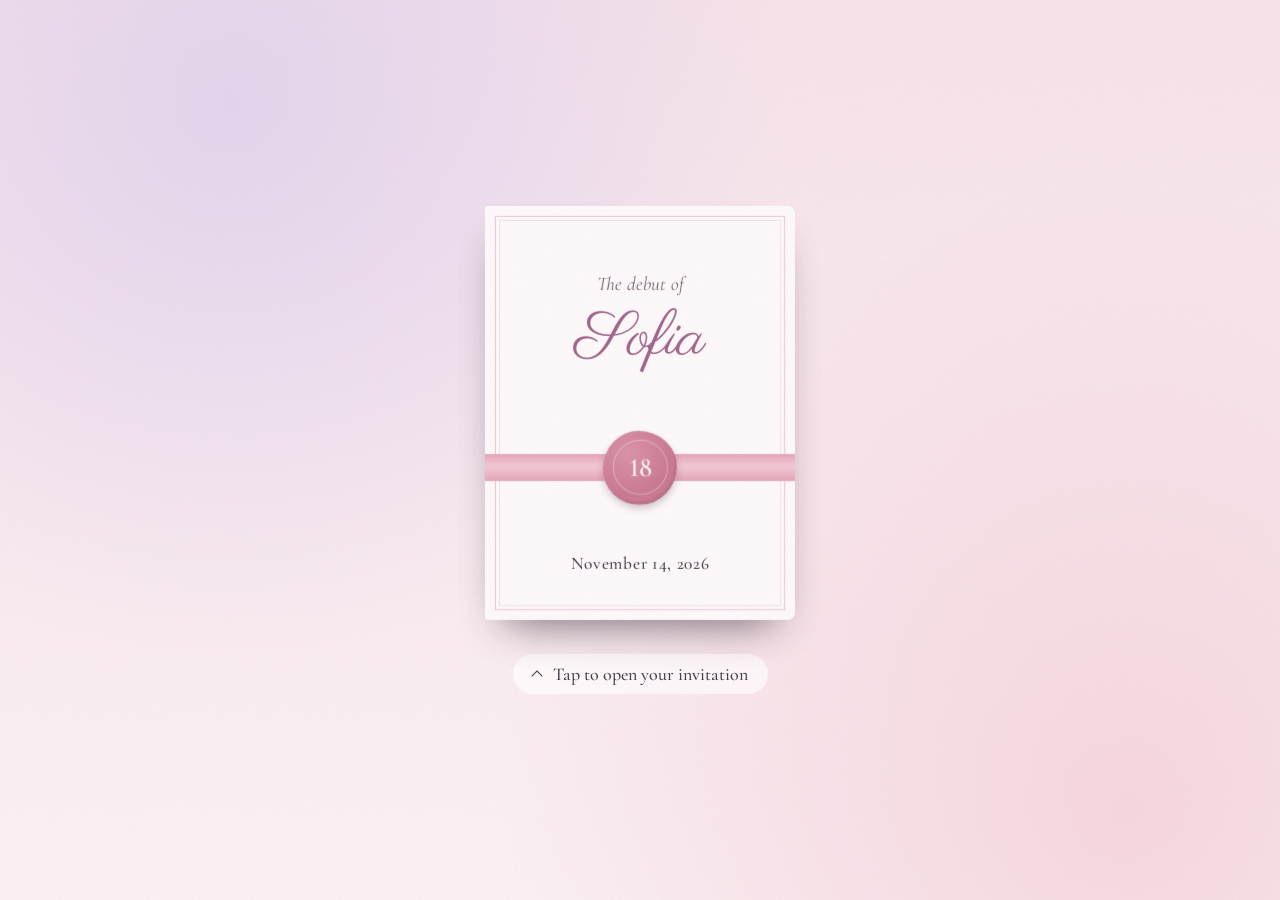
<file: index.html>
<!DOCTYPE html>
<html lang="en">
<head>
<meta charset="UTF-8">
<meta name="viewport" content="width=device-width, initial-scale=1">
<title>You're invited to Sofia's debut</title>
<meta name="description" content="Tap the card to open your invitation to Sofia's 18th birthday.">
<meta property="og:title" content="You're invited to Sofia's debut">
<meta property="og:description" content="Tap to open your invitation.">
<meta name="theme-color" content="#F8E3EA">
<link rel="preconnect" href="https://fonts.googleapis.com">
<link rel="preconnect" href="https://fonts.gstatic.com" crossorigin>
<link rel="stylesheet" href="https://fonts.googleapis.com/css2?family=Cormorant+Garamond:ital,wght@0,400;0,500;0,600;1,400;1,500&family=Parisienne&display=swap">
<link rel="prefetch" href="invitation.html">
<style>
:root {
  --blush: #F8E3EA;
  --blush-soft: #FCF2F5;
  --rose: #D4879E;
  --seal: #C97A91;
  --mauve: #A0678A;
  --lavender: #E3D8F1;
  --plum: #4B3B4A;
  --plum-soft: #7A6576;
  --pearl: #FFFBFC;
  --script: "Parisienne", "Snell Roundhand", cursive;
  --serif: "Cormorant Garamond", Garamond, Georgia, serif;
  --grain: url("data:image/svg+xml,%3Csvg xmlns='http://www.w3.org/2000/svg' width='180' height='180'%3E%3Cfilter id='g'%3E%3CfeTurbulence type='fractalNoise' baseFrequency='.85' numOctaves='3' stitchTiles='stitch'/%3E%3CfeColorMatrix values='0 0 0 0 .3 0 0 0 0 .23 0 0 0 0 .29 0 0 0 .06 0'/%3E%3C/filter%3E%3Crect width='100%25' height='100%25' filter='url(%23g)'/%3E%3C/svg%3E");
}

* {
  box-sizing: border-box;
  margin: 0;
}

html {
  height: 100%;
  background: var(--blush-soft);
}

body {
  min-height: 100vh;
  min-height: 100svh;
  display: grid;
  place-items: center;
  overflow: hidden;
  font-family: var(--serif);
  color: var(--plum);
  background:
    radial-gradient(circle at 18% 12%, rgba(217, 205, 236, .7), transparent 42%),
    radial-gradient(circle at 88% 90%, rgba(242, 196, 208, .6), transparent 45%),
    var(--grain),
    linear-gradient(var(--blush), var(--blush-soft));
  transition: opacity .5s ease;
}

body.leaving {
  opacity: 0;
}

.stage {
  display: grid;
  justify-items: center;
  gap: 34px;
  padding: 24px 16px;
  perspective: 1600px;
}

.card {
  --w: min(76vw, 310px, 54vh);
  --s: 1;
  position: relative;
  width: var(--w);
  aspect-ratio: 3 / 4;
  padding: 0;
  border: 0;
  background: none;
  font: inherit;
  color: inherit;
  cursor: pointer;
  transform-style: preserve-3d;
  transition: transform .9s cubic-bezier(.3, .7, .2, 1);
  -webkit-tap-highlight-color: transparent;
}

.card:focus-visible {
  outline: 1px solid var(--rose);
  outline-offset: 12px;
}

.card.is-open {
  transform: translateX(calc(50% * var(--s))) scale(var(--s));
}

.inside,
.cover,
.face {
  position: absolute;
  inset: 0;
  border-radius: 3px 8px 8px 3px;
}

.inside {
  background: var(--grain), #FBEFF3;
  box-shadow: 0 22px 40px -22px rgba(75, 59, 74, .45);
}

.note {
  position: absolute;
  left: 14%;
  right: 14%;
  top: 26%;
  height: 62%;
  padding: 14% 10% 0;
  border: 1px solid rgba(212, 135, 158, .35);
  background: var(--pearl);
  box-shadow: 0 8px 18px -12px rgba(75, 59, 74, .35);
  text-align: center;
  transition: transform .8s cubic-bezier(.3, 1.2, .4, 1);
}

.card.note-out .note {
  transform: translateY(-36%);
}

.note-text {
  display: block;
  font-family: var(--script);
  font-size: calc(var(--w) * .1);
  line-height: 1.2;
  color: var(--mauve);
}

.note-line {
  display: block;
  width: 40%;
  height: 1px;
  margin: 10% auto 0;
  background: var(--rose);
  opacity: .6;
}

.pocket {
  position: absolute;
  left: 0;
  right: 0;
  bottom: 0;
  height: 48%;
  border-radius: 0 0 8px 3px;
  background: var(--grain), var(--lavender);
}

.pocket::before {
  content: "";
  position: absolute;
  left: 10px;
  right: 10px;
  top: 12px;
  border-top: 1px solid rgba(255, 255, 255, .8);
}

.cover {
  transform-origin: left center;
  transform-style: preserve-3d;
  transform: translateZ(1px);
  transition: transform 1.1s cubic-bezier(.45, .05, .2, 1);
}

.card.is-open .cover {
  transform: translateZ(1px) rotateY(-172deg);
}

@media (hover: hover) {
  .card:not(.is-open):hover .cover {
    transform: translateZ(1px) rotateY(-10deg);
  }
}

.face {
  -webkit-backface-visibility: hidden;
  backface-visibility: hidden;
}

.front {
  background: var(--grain), var(--pearl);
  box-shadow: 0 22px 40px -22px rgba(75, 59, 74, .5);
}

.front::before,
.front::after,
.back::before {
  content: "";
  position: absolute;
  border: 1px solid rgba(212, 135, 158, .45);
  pointer-events: none;
}

.front::before,
.back::before {
  inset: 10px;
}

.front::after {
  inset: 14px;
  border-color: rgba(212, 135, 158, .22);
}

.front-kicker,
.front-name,
.front-date {
  position: absolute;
  left: 0;
  right: 0;
  text-align: center;
}

.front-kicker {
  top: 16%;
  font-size: calc(var(--w) * .062);
  font-style: italic;
  color: var(--plum-soft);
}

.front-name {
  top: 23%;
  font-family: var(--script);
  font-size: calc(var(--w) * .2);
  line-height: 1.25;
  color: var(--mauve);
}

.front-date {
  bottom: 11%;
  font-size: calc(var(--w) * .056);
  font-weight: 500;
  letter-spacing: .04em;
}

.ribbon {
  position: absolute;
  z-index: 1;
  top: 60%;
  width: 50%;
  height: calc(var(--w) * .085);
  background: linear-gradient(#E3A5B7, #F2C8D4 45%, #E3A5B7);
  transition: translate .5s ease, opacity .4s ease;
}

.ribbon-left {
  left: 0;
}

.ribbon-right {
  right: 0;
}

.seal {
  position: absolute;
  z-index: 2;
  left: 50%;
  top: calc(60% + var(--w) * .0425);
  display: grid;
  place-items: center;
  width: calc(var(--w) * .24);
  aspect-ratio: 1;
  translate: -50% -50%;
  border-radius: 48% 52% 50% 50% / 52% 48% 52% 48%;
  font-size: calc(var(--w) * .085);
  font-weight: 600;
  color: #FBEFF2;
  font-variant-numeric: lining-nums;
  background: radial-gradient(circle at 35% 30%, #D994A8, var(--seal) 60%);
  box-shadow: inset -2px -3px 0 rgba(75, 59, 74, .12), 0 4px 10px -2px rgba(75, 59, 74, .35);
  transition: scale .45s ease, opacity .4s ease;
}

.seal::before {
  content: "";
  position: absolute;
  inset: 13%;
  border: 1.5px solid rgba(255, 255, 255, .35);
  border-radius: 50%;
}

.card.untie .ribbon-left {
  translate: -45% 0;
  opacity: 0;
}

.card.untie .ribbon-right {
  translate: 45% 0;
  opacity: 0;
}

.card.untie .seal {
  scale: .7;
  opacity: 0;
}

.back {
  display: grid;
  place-content: center;
  gap: 8px;
  text-align: center;
  transform: rotateY(180deg);
  background: var(--grain), #F4EDF8;
}

.back-kicker {
  font-size: calc(var(--w) * .06);
  font-style: italic;
  color: var(--plum-soft);
}

.back-date {
  font-size: calc(var(--w) * .075);
  font-weight: 500;
}

.hint {
  display: flex;
  align-items: center;
  gap: 12px;
  padding: 9px 20px;
  border-radius: 999px;
  font-size: 18px;
  font-weight: 500;
  background: rgba(255, 255, 255, .6);
  transition: opacity .3s ease;
}

.hint-arrow {
  width: 8px;
  height: 8px;
  border-left: 1.5px solid var(--plum);
  border-top: 1.5px solid var(--plum);
  rotate: 45deg;
  translate: 0 2px;
}

body.opening .hint {
  opacity: 0;
}

@media (prefers-reduced-motion: reduce) {
  .card,
  .cover,
  .note,
  .ribbon,
  .seal,
  body {
    transition: none;
  }
}
</style>
</head>
<body>
<main class="stage">
  <button class="card" id="card" type="button" aria-label="Open Sofia's debut invitation">
    <span class="inside" aria-hidden="true">
      <span class="note">
        <span class="note-text">You are invited</span>
        <span class="note-line"></span>
      </span>
      <span class="pocket"></span>
    </span>
    <span class="cover" aria-hidden="true">
      <span class="face front">
        <span class="front-kicker">The debut of</span>
        <span class="front-name">Sofia</span>
        <span class="ribbon ribbon-left"></span>
        <span class="ribbon ribbon-right"></span>
        <span class="seal">18</span>
        <span class="front-date">November 14, 2026</span>
      </span>
      <span class="face back">
        <span class="back-kicker">Save the date</span>
        <span class="back-date">Saturday, November 14</span>
      </span>
    </span>
  </button>
  <p class="hint"><span class="hint-arrow" aria-hidden="true"></span>Tap to open your invitation</p>
</main>

<script>
const card = document.getElementById("card");
const reduceMotion = window.matchMedia("(prefers-reduced-motion: reduce)").matches;
const wait = (ms) => new Promise((resolve) => setTimeout(resolve, ms));

function fitScale() {
  const room = window.innerWidth * 0.92;
  return Math.min(1, room / (card.offsetWidth * 2));
}

async function openCard() {
  if (card.classList.contains("untie")) return;

  card.style.setProperty("--s", fitScale().toFixed(3));
  card.classList.add("untie");
  document.body.classList.add("opening");

  if (!reduceMotion) {
    await wait(420);
    card.classList.add("is-open");
    await wait(850);
    card.classList.add("note-out");
    await wait(1200);
  }

  document.body.classList.add("leaving");
  await wait(reduceMotion ? 50 : 500);
  window.location.href = "invitation.html";
}

card.addEventListener("click", openCard);

window.addEventListener("pageshow", (event) => {
  if (!event.persisted) return;
  document.body.classList.remove("opening", "leaving");
  card.classList.remove("untie", "is-open", "note-out");
});
</script>
</body>
</html>
</file>
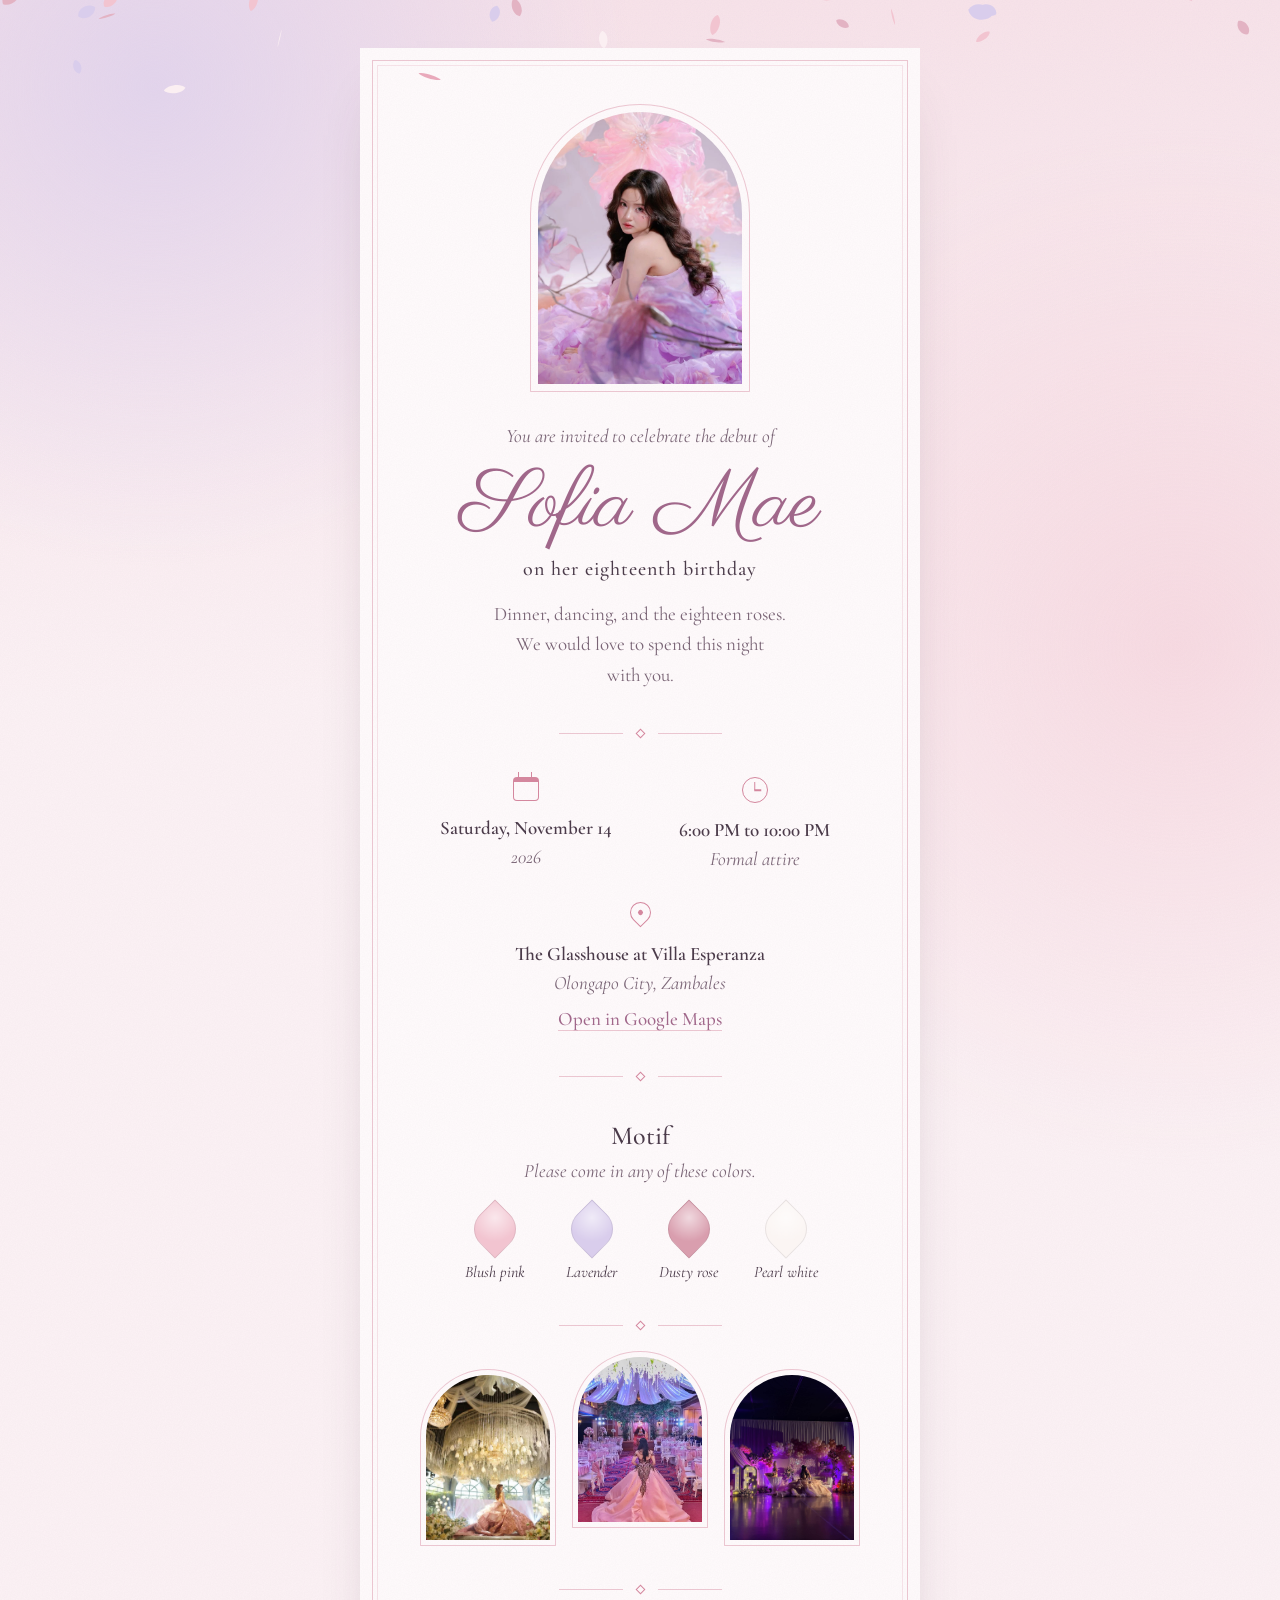
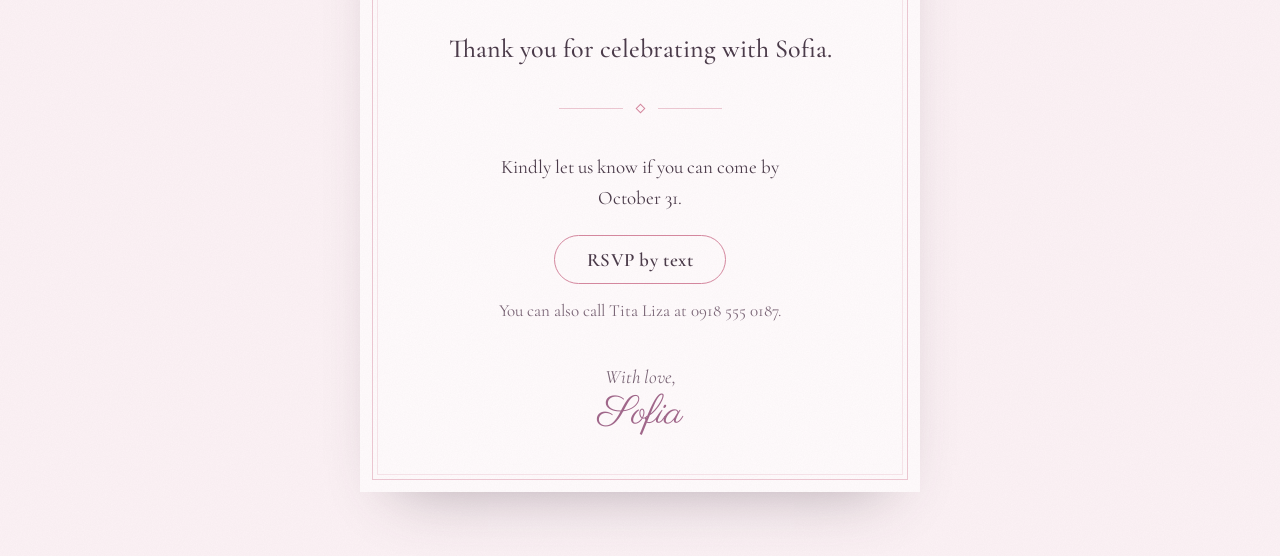
<file: invitation.html>
<!DOCTYPE html>
<html lang="en">
<head>
<meta charset="UTF-8">
<meta name="viewport" content="width=device-width, initial-scale=1">
<title>Sofia's debut</title>
<meta name="description" content="Details, motif, and countdown for Sofia's 18th birthday.">
<meta name="theme-color" content="#F8E3EA">
<link rel="preconnect" href="https://fonts.googleapis.com">
<link rel="preconnect" href="https://fonts.gstatic.com" crossorigin>
<link rel="stylesheet" href="https://fonts.googleapis.com/css2?family=Cormorant+Garamond:ital,wght@0,400;0,500;0,600;1,400;1,500&family=Parisienne&display=swap">
<style>
:root {
  --blush: #F8E3EA;
  --blush-soft: #FCF2F5;
  --rose: #D4879E;
  --line: rgba(212, 135, 158, .45);
  --mauve: #A0678A;
  --plum: #4B3B4A;
  --plum-soft: #7A6576;
  --pearl: #FFFBFC;
  --script: "Parisienne", "Snell Roundhand", cursive;
  --serif: "Cormorant Garamond", Garamond, Georgia, serif;
  --grain: url("data:image/svg+xml,%3Csvg xmlns='http://www.w3.org/2000/svg' width='180' height='180'%3E%3Cfilter id='g'%3E%3CfeTurbulence type='fractalNoise' baseFrequency='.85' numOctaves='3' stitchTiles='stitch'/%3E%3CfeColorMatrix values='0 0 0 0 .3 0 0 0 0 .23 0 0 0 0 .29 0 0 0 .05 0'/%3E%3C/filter%3E%3Crect width='100%25' height='100%25' filter='url(%23g)'/%3E%3C/svg%3E");
}

* {
  box-sizing: border-box;
  margin: 0;
}

[hidden] {
  display: none !important;
}

html {
  background: var(--blush-soft);
}

body {
  min-height: 100vh;
  padding: 48px 14px 64px;
  overflow-x: hidden;
  font-family: var(--serif);
  font-size: 19px;
  color: var(--plum);
  background:
    radial-gradient(circle at 12% 4%, rgba(217, 205, 236, .7), transparent 480px),
    radial-gradient(circle at 92% 30%, rgba(242, 196, 208, .5), transparent 520px),
    var(--grain),
    linear-gradient(var(--blush), var(--blush-soft) 700px);
  animation: page-in .6s ease both;
}

@keyframes page-in {
  from {
    opacity: 0;
  }
}

.sr-only {
  position: absolute;
  width: 1px;
  height: 1px;
  overflow: hidden;
  clip-path: inset(50%);
  white-space: nowrap;
}

.sheet {
  position: relative;
  max-width: 560px;
  margin: 0 auto;
  padding: 56px clamp(26px, 7vw, 60px) 52px;
  text-align: center;
  background: var(--grain), var(--pearl);
  box-shadow: 0 30px 60px -36px rgba(75, 59, 74, .45);
}

.sheet::before,
.sheet::after {
  content: "";
  position: absolute;
  pointer-events: none;
  border: 1px solid var(--line);
}

.sheet::before {
  inset: 12px;
}

.sheet::after {
  inset: 17px;
  border-color: rgba(212, 135, 158, .2);
}

.arch {
  padding: 7px;
  border: 1px solid var(--line);
  border-radius: 999px 999px 6px 6px;
}

.shot {
  display: grid;
  place-items: center;
  aspect-ratio: 3 / 4;
  overflow: hidden;
  border-radius: 999px 999px 3px 3px;
  background: linear-gradient(160deg, #F6E1E8, #ECE3F5);
}

.shot img {
  display: block;
  width: 100%;
  height: 100%;
  object-fit: cover;
}

.portrait {
  width: min(220px, 62%);
  margin: 0 auto;
}

.lead {
  margin-top: 30px;
  font-size: 19px;
  font-style: italic;
  line-height: 1.5;
  color: var(--plum-soft);
}

.name {
  margin-top: 6px;
  font-family: var(--script);
  font-size: clamp(54px, 15vw, 82px);
  font-weight: 400;
  line-height: 1.2;
  color: var(--mauve);
}

.occasion {
  margin-top: 2px;
  font-size: 20px;
  font-weight: 500;
  letter-spacing: .05em;
}

.message {
  max-width: 34ch;
  text-wrap: pretty;
  margin: 18px auto 0;
  line-height: 1.6;
  color: var(--plum-soft);
}

.flourish {
  display: flex;
  align-items: center;
  justify-content: center;
  gap: 14px;
  margin: 40px 0;
}

.flourish::before,
.flourish::after {
  content: "";
  width: 64px;
  height: 1px;
  background: var(--line);
}

.flourish span {
  width: 7px;
  height: 7px;
  border: 1px solid var(--rose);
  rotate: 45deg;
}

.h2 {
  font-size: 26px;
  font-weight: 500;
  line-height: 1.25;
}

.note {
  margin-top: 6px;
  font-style: italic;
  color: var(--plum-soft);
}

.details {
  display: grid;
  grid-template-columns: repeat(2, minmax(0, 1fr));
  gap: 30px 18px;
  padding: 0;
  list-style: none;
}

.details li {
  display: grid;
  justify-items: center;
  align-content: start;
  gap: 14px;
}

.details .venue {
  grid-column: 1 / -1;
}

.details p {
  display: grid;
  gap: 2px;
  line-height: 1.4;
}

.details strong {
  font-weight: 600;
}

.sub {
  font-style: italic;
  color: var(--plum-soft);
}

.map-link {
  justify-self: center;
  margin-top: 8px;
  font-weight: 500;
  color: var(--mauve);
  text-decoration: underline;
  text-decoration-color: var(--line);
  text-underline-offset: 5px;
}

.i-cal {
  position: relative;
  width: 26px;
  height: 24px;
  border: 1.5px solid var(--rose);
  border-top-width: 5px;
  border-radius: 4px;
}

.i-cal::before {
  content: "";
  position: absolute;
  top: -10px;
  left: 4px;
  width: 1.5px;
  height: 6px;
  background: var(--rose);
  box-shadow: 13px 0 0 var(--rose);
}

.i-clock {
  position: relative;
  width: 26px;
  height: 26px;
  border: 1.5px solid var(--rose);
  border-radius: 50%;
}

.i-clock::before,
.i-clock::after {
  content: "";
  position: absolute;
  left: 50%;
  top: 50%;
  background: var(--rose);
}

.i-clock::before {
  width: 1.5px;
  height: 8px;
  translate: -50% -100%;
}

.i-clock::after {
  width: 7px;
  height: 1.5px;
  translate: -.75px -50%;
}

.i-pin {
  position: relative;
  width: 21px;
  height: 21px;
  margin-bottom: 4px;
  border: 1.5px solid var(--rose);
  border-radius: 50% 50% 50% 0;
  rotate: -45deg;
}

.i-pin::after {
  content: "";
  position: absolute;
  inset: 0;
  width: 5px;
  height: 5px;
  margin: auto;
  border-radius: 50%;
  background: var(--rose);
}

.i-camera {
  position: relative;
  width: 30px;
  height: 22px;
  margin-top: 6px;
  border: 1.5px solid var(--rose);
  border-radius: 5px;
}

.i-camera::before {
  content: "";
  position: absolute;
  top: -7px;
  left: 6px;
  width: 9px;
  height: 5px;
  border: 1.5px solid var(--rose);
  border-bottom: 0;
  border-radius: 2px 2px 0 0;
}

.i-camera::after {
  content: "";
  position: absolute;
  inset: 0;
  width: 10px;
  height: 10px;
  margin: auto;
  border: 1.5px solid var(--rose);
  border-radius: 50%;
}

.swatches {
  display: grid;
  grid-template-columns: repeat(4, minmax(0, 1fr));
  gap: 8px;
  max-width: 380px;
  margin: 26px auto 0;
  padding: 0;
  list-style: none;
}

.swatches li {
  display: grid;
  justify-items: center;
  align-content: start;
  gap: 12px;
}

.swatch {
  width: 42px;
  height: 42px;
  border: 1px solid rgba(75, 59, 74, .1);
  border-radius: 0 50%;
  rotate: 45deg;
  background: radial-gradient(circle at 30% 30%, rgba(255, 255, 255, .6), transparent 60%), var(--c);
}

.swatch-name {
  font-size: 16px;
  font-style: italic;
  line-height: 1.25;
}

.gallery {
  display: grid;
  grid-template-columns: repeat(3, minmax(0, 1fr));
  align-items: end;
  gap: clamp(8px, 3vw, 16px);
}

.gallery .arch {
  padding: 5px;
}

.gallery .arch:nth-child(2) {
  translate: 0 -18px;
}

.countdown {
  display: grid;
  grid-template-columns: repeat(4, minmax(0, 1fr));
  max-width: 400px;
  margin: 24px auto 0;
}

.unit {
  display: grid;
  gap: 2px;
}

.unit + .unit {
  border-left: 1px solid var(--line);
}

.unit-num {
  font-size: clamp(34px, 9vw, 46px);
  font-weight: 500;
  line-height: 1.1;
  font-variant-numeric: lining-nums tabular-nums;
}

.unit-label {
  font-size: 15px;
  font-style: italic;
  color: var(--plum-soft);
}

.rsvp-text {
  max-width: 32ch;
  margin: 0 auto;
  line-height: 1.6;
}

.btn {
  display: inline-block;
  margin-top: 22px;
  padding: 12px 32px;
  border: 1px solid var(--rose);
  border-radius: 999px;
  font-size: 19px;
  font-weight: 600;
  letter-spacing: .03em;
  color: var(--plum);
  text-decoration: none;
  transition: background .2s ease;
}

.btn:hover {
  background: var(--blush);
}

.btn:focus-visible,
.map-link:focus-visible {
  outline: 1px solid var(--rose);
  outline-offset: 4px;
}

.rsvp-alt {
  margin-top: 16px;
  font-size: 17px;
  color: var(--plum-soft);
}

.nowrap {
  white-space: nowrap;
}

.sign-off {
  margin-top: 44px;
  font-style: italic;
  color: var(--plum-soft);
}

.signature {
  font-family: var(--script);
  font-size: 40px;
  line-height: 1.3;
  color: var(--mauve);
}

.balloons {
  position: fixed;
  inset: 0;
  z-index: 20;
  overflow: hidden;
  pointer-events: none;
}

.balloon {
  position: absolute;
  top: 100%;
  left: var(--x);
  margin-left: calc(var(--size) / -2);
  animation: rise var(--dur) cubic-bezier(.4, .1, .6, 1) var(--delay) both;
}

@keyframes rise {
  to {
    translate: 0 calc(-100vh - var(--size) * 1.3 - 150px);
  }
}

.balloon-body {
  position: relative;
  display: block;
  width: var(--size);
  height: calc(var(--size) * 1.18);
  border-radius: 50% 50% 48% 52% / 56% 56% 44% 44%;
  background:
    radial-gradient(circle at 33% 27%, rgba(255, 255, 255, .85) 0 5%, rgba(255, 255, 255, 0) 30%),
    radial-gradient(circle at 70% 80%, rgba(75, 59, 74, .12), rgba(75, 59, 74, 0) 55%),
    var(--c);
  box-shadow: inset 0 0 0 1px rgba(75, 59, 74, .06);
  transform-origin: 50% 130%;
  animation: sway var(--swing) ease-in-out infinite alternate;
}

.balloon-body::before {
  content: "";
  position: absolute;
  left: 50%;
  top: 100%;
  width: 10px;
  height: 7px;
  translate: -50% -2px;
  clip-path: polygon(50% 0, 100% 100%, 0 100%);
  background: var(--c);
}

.balloon-body::after {
  content: "";
  position: absolute;
  left: 50%;
  top: calc(100% + 5px);
  width: 8px;
  height: 110px;
  translate: -50% 0;
  background: url("data:image/svg+xml,%3Csvg xmlns='http://www.w3.org/2000/svg' width='8' height='110'%3E%3Cpath d='M4 0 C0 18 8 30 4 46 S0 76 4 92 S7 104 4 110' fill='none' stroke='%234B3B4A' stroke-opacity='.3' stroke-width='1'/%3E%3C/svg%3E") no-repeat;
}

@keyframes sway {
  from {
    translate: calc(var(--sway) * -1) 0;
    rotate: -4deg;
  }
  to {
    translate: var(--sway) 0;
    rotate: 4deg;
  }
}

.petals {
  position: fixed;
  inset: 0;
  z-index: 30;
  width: 100%;
  height: 100%;
  pointer-events: none;
}

@media (max-width: 420px) {
  body {
    font-size: 18px;
  }

  .details {
    grid-template-columns: 1fr;
  }
}

@media (prefers-reduced-motion: reduce) {
  body {
    animation: none;
  }

  .balloons,
  .petals {
    display: none;
  }
}
</style>
</head>
<body>
<main class="sheet">
  <figure class="arch portrait" id="portrait">
  <div class="shot">
    <img src="img/main.jpg" alt="Demo top photo">
  </div>
</figure>
  <header>
    <p class="lead">You are invited to celebrate the debut of</p>
    <h1 class="name" id="name"></h1>
    <p class="occasion">on her eighteenth birthday</p>
    <p class="message" id="message"></p>
  </header>

  <div class="flourish" aria-hidden="true"><span></span></div>

  <ul class="details">
    <li>
      <span class="i-cal" aria-hidden="true"></span>
      <p><span class="sr-only">Date: </span><strong id="date-text"></strong><span class="sub" id="year-text"></span></p>
    </li>
    <li>
      <span class="i-clock" aria-hidden="true"></span>
      <p><span class="sr-only">Time: </span><strong id="time-text"></strong><span class="sub" id="attire-text"></span></p>
    </li>
    <li class="venue">
      <span class="i-pin" aria-hidden="true"></span>
      <p>
        <span class="sr-only">Place: </span>
        <strong id="venue-text"></strong>
        <span class="sub" id="address-text"></span>
        <a class="map-link" id="map-link" href="#" target="_blank" rel="noopener">Open in Google Maps</a>
      </p>
    </li>
  </ul>

  <div class="flourish" aria-hidden="true"><span></span></div>

  <section aria-labelledby="motif-title">
    <h2 class="h2" id="motif-title">Motif</h2>
    <p class="note">Please come in any of these colors.</p>
    <ul class="swatches" id="swatches"></ul>
  </section>

  <div class="flourish" aria-hidden="true"><span></span></div>

  <div class="gallery" id="gallery"></div>

  <div class="flourish" aria-hidden="true"><span></span></div>

  <section aria-labelledby="count-title">
    <h2 class="h2" id="count-title">Counting down to the night</h2>
    <div class="countdown" id="countdown" role="timer">
      <div class="unit"><span class="unit-num" id="cd-days">00</span><span class="unit-label" id="cd-days-label">days</span></div>
      <div class="unit"><span class="unit-num" id="cd-hours">00</span><span class="unit-label" id="cd-hours-label">hours</span></div>
      <div class="unit"><span class="unit-num" id="cd-minutes">00</span><span class="unit-label" id="cd-minutes-label">minutes</span></div>
      <div class="unit"><span class="unit-num" id="cd-seconds">00</span><span class="unit-label" id="cd-seconds-label">seconds</span></div>
    </div>
  </section>

  <div class="flourish" aria-hidden="true"><span></span></div>

  <section>
    <p class="rsvp-text" id="rsvp-text"></p>
    <a class="btn" id="rsvp-link" href="#">RSVP by text</a>
    <p class="rsvp-alt" id="rsvp-alt"></p>
  </section>

  <p class="sign-off">With love,</p>
  <p class="signature" id="signature"></p>
</main>

<div class="balloons" id="balloons" aria-hidden="true"></div>
<canvas class="petals" id="petals" aria-hidden="true"></canvas>

<script>
// Edit these for each client's debut
const debut = {
  name: "Sofia Mae",
  firstName: "Sofia",
  message: "Dinner, dancing, and the eighteen roses. We would love to spend this night with you.",
  start: "2026-11-14T18:00:00+08:00",
  end: "2026-11-14T22:00:00+08:00",
  timeZone: "Asia/Manila",
  attire: "Formal attire",
  venue: "The Glasshouse at Villa Esperanza",
  address: "Olongapo City, Zambales",
  rsvpBy: "2026-10-31T23:59:00+08:00",
  host: "Tita Liza",
  phone: "0918 555 0187",
  portrait: { src: "photos/portrait.jpg", alt: "Portrait of Sofia" },
  gallery: [
    { src: "img/img1.jpg", alt: "Sofia as a little girl" },
    { src: "img/img2.jpg", alt: "Sofia with her family" },
    { src: "img/img3.jpg", alt: "Sofia with her friends" }
  ],
  motif: [
    { name: "Blush pink", hex: "#F2C4D0" },
    { name: "Lavender", hex: "#D9CDEC" },
    { name: "Dusty rose", hex: "#D99EAE" },
    { name: "Pearl white", hex: "#FBF5F3" }
  ]
};

const balloonColors = ["#F2C4D0", "#D9CDEC", "#FBF3F1", "#E7B3C2", "#CDBDE6"];
const petalColors = ["#F2C4D0", "#E9A9BB", "#D9CDEC", "#FBEFF2", "#E3B3C3"];
const reduceMotion = window.matchMedia("(prefers-reduced-motion: reduce)").matches;

const byId = (id) => document.getElementById(id);
const pick = (list) => list[Math.floor(Math.random() * list.length)];

const start = new Date(debut.start);
const end = new Date(debut.end);

function format(date, options) {
  return new Intl.DateTimeFormat("en-US", { timeZone: debut.timeZone, ...options }).format(date);
}

function photoFrame(photo) {
  const frame = document.createElement("div");
  const shot = document.createElement("div");
  const img = document.createElement("img");

  frame.className = "arch";
  shot.className = "shot";
  img.alt = photo.alt;
  img.loading = "lazy";

  img.addEventListener("error", () => {
    const icon = document.createElement("span");
    icon.className = "i-camera";
    icon.setAttribute("aria-hidden", "true");
    img.replaceWith(icon);
  });

  img.src = photo.src;
  shot.append(img);
  frame.append(shot);
  return frame;
}

function renderDetails() {
  const clock = { hour: "numeric", minute: "2-digit" };

  document.title = `${debut.firstName}'s debut`;
  byId("name").textContent = debut.name;
  byId("message").textContent = debut.message;
  byId("signature").textContent = debut.firstName;

  debut.gallery.forEach((photo) => byId("gallery").append(photoFrame(photo)));

  byId("date-text").textContent = format(start, { weekday: "long", month: "long", day: "numeric" });
  byId("year-text").textContent = format(start, { year: "numeric" });
  byId("time-text").textContent = `${format(start, clock)} to ${format(end, clock)}`;
  byId("attire-text").textContent = debut.attire;
  byId("venue-text").textContent = debut.venue;
  byId("address-text").textContent = debut.address;
  byId("map-link").href = `https://www.google.com/maps/search/?api=1&query=${encodeURIComponent(`${debut.venue}, ${debut.address}`)}`;

  debut.motif.forEach((color) => {
    const item = document.createElement("li");
    const swatch = document.createElement("span");
    const label = document.createElement("span");
    swatch.className = "swatch";
    swatch.style.setProperty("--c", color.hex);
    swatch.setAttribute("aria-hidden", "true");
    label.className = "swatch-name";
    label.textContent = color.name;
    item.append(swatch, label);
    byId("swatches").append(item);
  });

  const digits = debut.phone.replace(/\D/g, "");
  const note = `Hi ${debut.host}! I'll be at ${debut.firstName}'s debut.`;
  const deadline = format(new Date(debut.rsvpBy), { month: "long", day: "numeric" });
  const phone = document.createElement("span");
  phone.className = "nowrap";
  phone.textContent = debut.phone;

  byId("rsvp-text").textContent = `Kindly let us know if you can come by ${deadline}.`;
  byId("rsvp-link").href = `sms:${digits}?&body=${encodeURIComponent(note)}`;
  byId("rsvp-alt").append(`You can also call ${debut.host} at `, phone, ".");
}

const countdownUnits = [
  { word: "day", size: 86400 },
  { word: "hour", size: 3600 },
  { word: "minute", size: 60 },
  { word: "second", size: 1 }
].map((unit) => ({
  ...unit,
  num: byId(`cd-${unit.word}s`),
  label: byId(`cd-${unit.word}s-label`)
}));

function finishCountdown(message) {
  byId("count-title").textContent = message;
  byId("countdown").hidden = true;
  return false;
}

function tick() {
  const now = Date.now();
  if (now >= end.getTime()) return finishCountdown(`Thank you for celebrating with ${debut.firstName}.`);
  if (now >= start.getTime()) return finishCountdown("Tonight is the night.");

  let remaining = Math.floor((start.getTime() - now) / 1000);
  countdownUnits.forEach((unit) => {
    const value = Math.floor(remaining / unit.size);
    remaining -= value * unit.size;
    const text = String(value).padStart(2, "0");
    if (unit.num.textContent !== text) unit.num.textContent = text;
    unit.label.textContent = value === 1 ? unit.word : `${unit.word}s`;
  });
  return true;
}

function startCountdown() {
  if (!tick()) return;
  const timer = setInterval(() => {
    if (!tick()) clearInterval(timer);
  }, 1000);
}

function releaseBalloons() {
  const layer = byId("balloons");
  const count = window.innerWidth < 600 ? 5 : 8;

  for (let i = 0; i < count; i++) {
    const balloon = document.createElement("span");
    const body = document.createElement("span");
    const x = (i + 0.5) * (100 / count) + (Math.random() * 8 - 4);

    balloon.className = "balloon";
    body.className = "balloon-body";
    balloon.style.setProperty("--x", `${x}%`);
    balloon.style.setProperty("--c", balloonColors[i % balloonColors.length]);
    balloon.style.setProperty("--size", `${44 + Math.random() * 20}px`);
    balloon.style.setProperty("--dur", `${9 + Math.random() * 3}s`);
    balloon.style.setProperty("--delay", `${Math.random() * 1.5}s`);
    balloon.style.setProperty("--sway", `${6 + Math.random() * 10}px`);
    balloon.style.setProperty("--swing", `${2.6 + Math.random()}s`);

    balloon.addEventListener("animationend", (event) => {
      if (event.target === balloon) balloon.remove();
    });

    balloon.append(body);
    layer.append(balloon);
  }
}

const canvas = byId("petals");
const ctx = canvas.getContext("2d");
let petals = [];
let frame = 0;
let lastTime = 0;

function sizeCanvas() {
  const ratio = Math.min(window.devicePixelRatio || 1, 2);
  canvas.width = window.innerWidth * ratio;
  canvas.height = window.innerHeight * ratio;
  ctx.setTransform(ratio, 0, 0, ratio, 0, 0);
}

function drawPetal(p) {
  const s = p.size;
  ctx.save();
  ctx.translate(p.x, p.y);
  ctx.rotate(p.rotation);
  ctx.scale(Math.cos(p.tilt), 1);
  ctx.fillStyle = p.color;
  ctx.beginPath();
  ctx.moveTo(0, -s);
  ctx.bezierCurveTo(s * 0.9, -s * 0.6, s * 0.7, s * 0.7, 0, s);
  ctx.bezierCurveTo(-s * 0.7, s * 0.7, -s * 0.9, -s * 0.6, 0, -s);
  ctx.fill();
  ctx.restore();
}

function step(time) {
  const k = Math.min((time - lastTime) / 16.67, 3);
  lastTime = time;
  ctx.clearRect(0, 0, window.innerWidth, window.innerHeight);
  petals = petals.filter((p) => p.y < window.innerHeight + 30);

  for (const p of petals) {
    if (time < p.born) continue;
    p.tilt += p.wobble * k;
    p.rotation += p.spin * k;
    p.x += Math.sin(p.tilt) * p.drift * k;
    p.y += p.fall * k;
    drawPetal(p);
  }

  frame = petals.length ? requestAnimationFrame(step) : 0;
}

function petalShower() {
  const count = window.innerWidth < 600 ? 34 : 56;
  const now = performance.now();

  for (let i = 0; i < count; i++) {
    petals.push({
      x: Math.random() * window.innerWidth,
      y: -20 - Math.random() * 40,
      born: now + Math.random() * 2800,
      fall: 1.2 + Math.random() * 1.1,
      size: 7 + Math.random() * 6,
      color: pick(petalColors),
      rotation: Math.random() * Math.PI * 2,
      spin: (Math.random() - 0.5) * 0.04,
      tilt: Math.random() * Math.PI * 2,
      wobble: 0.02 + Math.random() * 0.03,
      drift: 0.4 + Math.random() * 0.8
    });
  }

  if (!frame) {
    lastTime = now;
    frame = requestAnimationFrame(step);
  }
}

function celebrate() {
  if (reduceMotion) return;
  releaseBalloons();
  petalShower();
}

renderDetails();
startCountdown();
sizeCanvas();

window.addEventListener("resize", sizeCanvas);
window.addEventListener("load", () => setTimeout(celebrate, 300));
</script>
</body>
</html>
</file>
